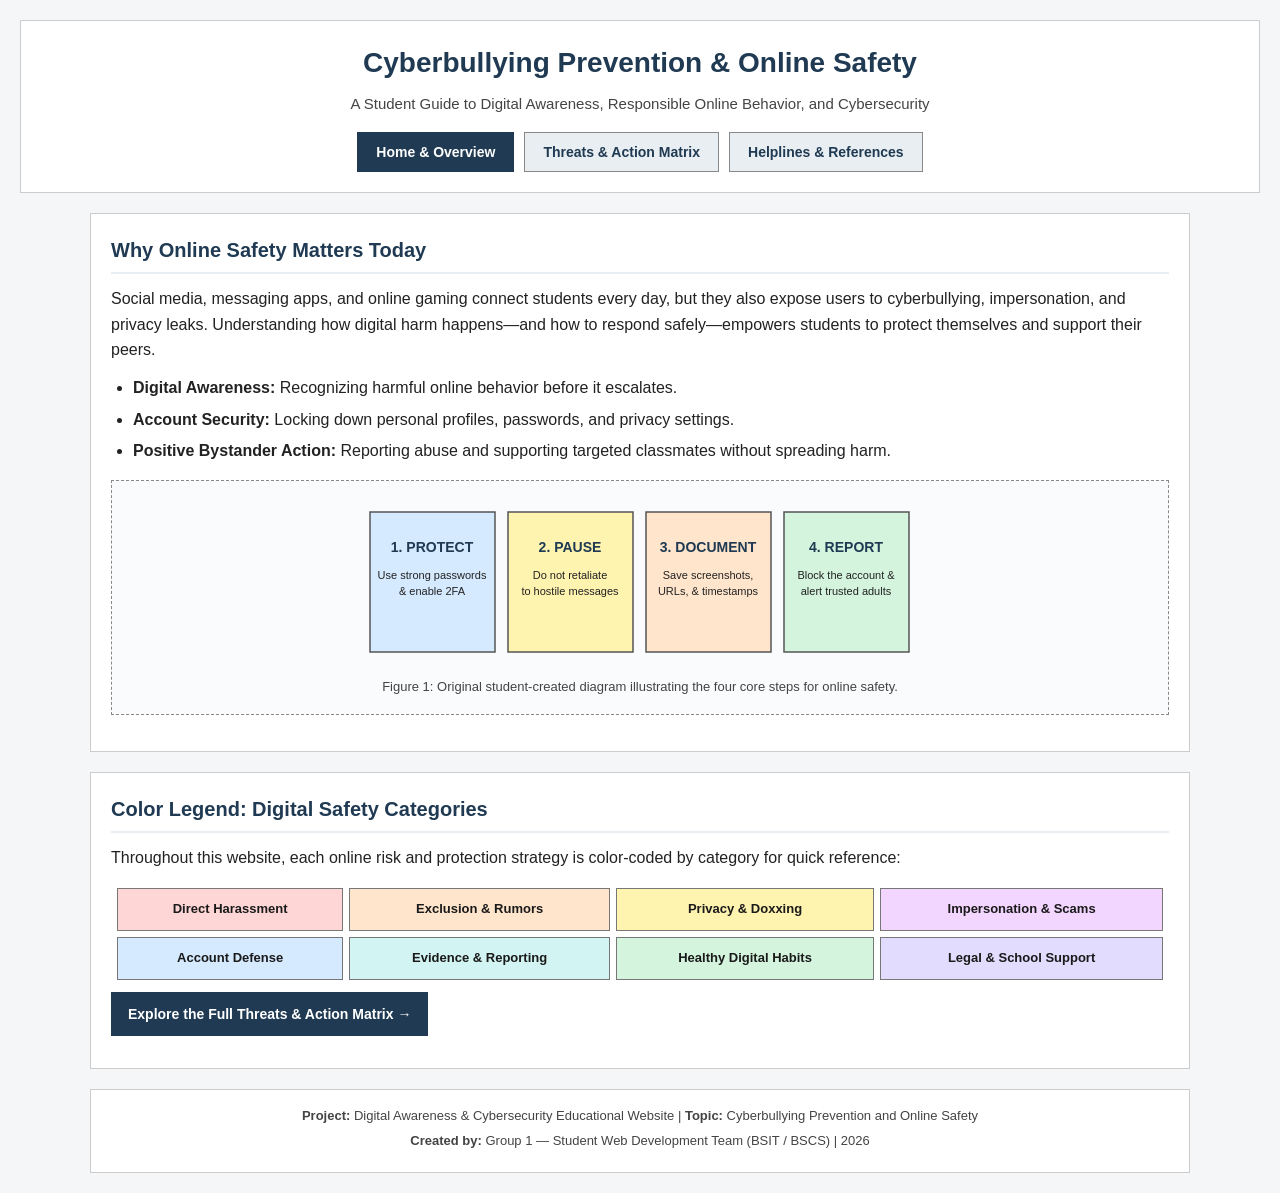
<file: index.html>
<!DOCTYPE html>
<html lang="en">
<head>
  <meta charset="UTF-8">
  <meta name="viewport" content="width=device-width, initial-scale=1.0">
  <title>SafeNet PH | Cyberbullying Prevention &amp; Online Safety</title>
  <link rel="stylesheet" href="style.css">
</head>
<body>

  <header>
    <h1>Cyberbullying Prevention &amp; Online Safety</h1>
    <p class="subtitle">A Student Guide to Digital Awareness, Responsible Online Behavior, and Cybersecurity</p>
    <nav aria-label="Primary Navigation">
      <ul>
        <li><a href="index.html" class="active">Home &amp; Overview</a></li>
        <li><a href="content.html">Threats &amp; Action Matrix</a></li>
        <li><a href="resources.html">Helplines &amp; References</a></li>
      </ul>
    </nav>
  </header>

  <main>
    <section>
      <h2>Why Online Safety Matters Today</h2>
      <p>
        Social media, messaging apps, and online gaming connect students every day, but they also expose users to cyberbullying, impersonation, and privacy leaks. Understanding how digital harm happens—and how to respond safely—empowers students to protect themselves and support their peers.
      </p>
      <ul class="content-list">
        <li><strong>Digital Awareness:</strong> Recognizing harmful online behavior before it escalates.</li>
        <li><strong>Account Security:</strong> Locking down personal profiles, passwords, and privacy settings.</li>
        <li><strong>Positive Bystander Action:</strong> Reporting abuse and supporting targeted classmates without spreading harm.</li>
      </ul>

      <figure>
        <svg width="560" height="170" viewBox="0 0 560 170" role="img" aria-labelledby="shield-diagram-title">
          <title id="shield-diagram-title">Four Pillars of Online Safety: Protect, Pause, Document, Report</title>
          <rect x="10" y="15" width="125" height="140" fill="#d6eaff" stroke="#555555" stroke-width="1.5"/>
          <text x="72" y="55" font-family="Arial, sans-serif" font-size="14" font-weight="bold" text-anchor="middle" fill="#1f3a52">1. PROTECT</text>
          <text x="72" y="82" font-family="Arial, sans-serif" font-size="11" text-anchor="middle" fill="#222222">Use strong passwords</text>
          <text x="72" y="98" font-family="Arial, sans-serif" font-size="11" text-anchor="middle" fill="#222222">&amp; enable 2FA</text>

          <rect x="148" y="15" width="125" height="140" fill="#fff3b0" stroke="#555555" stroke-width="1.5"/>
          <text x="210" y="55" font-family="Arial, sans-serif" font-size="14" font-weight="bold" text-anchor="middle" fill="#1f3a52">2. PAUSE</text>
          <text x="210" y="82" font-family="Arial, sans-serif" font-size="11" text-anchor="middle" fill="#222222">Do not retaliate</text>
          <text x="210" y="98" font-family="Arial, sans-serif" font-size="11" text-anchor="middle" fill="#222222">to hostile messages</text>

          <rect x="286" y="15" width="125" height="140" fill="#ffe5cc" stroke="#555555" stroke-width="1.5"/>
          <text x="348" y="55" font-family="Arial, sans-serif" font-size="14" font-weight="bold" text-anchor="middle" fill="#1f3a52">3. DOCUMENT</text>
          <text x="348" y="82" font-family="Arial, sans-serif" font-size="11" text-anchor="middle" fill="#222222">Save screenshots,</text>
          <text x="348" y="98" font-family="Arial, sans-serif" font-size="11" text-anchor="middle" fill="#222222">URLs, &amp; timestamps</text>

          <rect x="424" y="15" width="125" height="140" fill="#d4f4dd" stroke="#555555" stroke-width="1.5"/>
          <text x="486" y="55" font-family="Arial, sans-serif" font-size="14" font-weight="bold" text-anchor="middle" fill="#1f3a52">4. REPORT</text>
          <text x="486" y="82" font-family="Arial, sans-serif" font-size="11" text-anchor="middle" fill="#222222">Block the account &amp;</text>
          <text x="486" y="98" font-family="Arial, sans-serif" font-size="11" text-anchor="middle" fill="#222222">alert trusted adults</text>
        </svg>
        <figcaption>Figure 1: Original student-created diagram illustrating the four core steps for online safety.</figcaption>
      </figure>
    </section>

    <section>
      <h2>Color Legend: Digital Safety Categories</h2>
      <p>Throughout this website, each online risk and protection strategy is color-coded by category for quick reference:</p>
      <table class="legend-table">
        <tr>
          <td class="pastel-red">Direct Harassment</td>
          <td class="pastel-orange">Exclusion &amp; Rumors</td>
          <td class="pastel-yellow">Privacy &amp; Doxxing</td>
          <td class="pastel-purple">Impersonation &amp; Scams</td>
        </tr>
        <tr>
          <td class="pastel-blue">Account Defense</td>
          <td class="pastel-teal">Evidence &amp; Reporting</td>
          <td class="pastel-green">Healthy Digital Habits</td>
          <td class="pastel-indigo">Legal &amp; School Support</td>
        </tr>
      </table>
      <p>
        <a href="content.html" class="btn-link">Explore the Full Threats &amp; Action Matrix &rarr;</a>
      </p>
    </section>
  </main>

  <footer>
    <p><strong>Project:</strong> Digital Awareness &amp; Cybersecurity Educational Website | <strong>Topic:</strong> Cyberbullying Prevention and Online Safety</p>
    <p><strong>Created by:</strong> Group 1 — Student Web Development Team (BSIT / BSCS) | 2026</p>
  </footer>

</body>
</html>
</file>
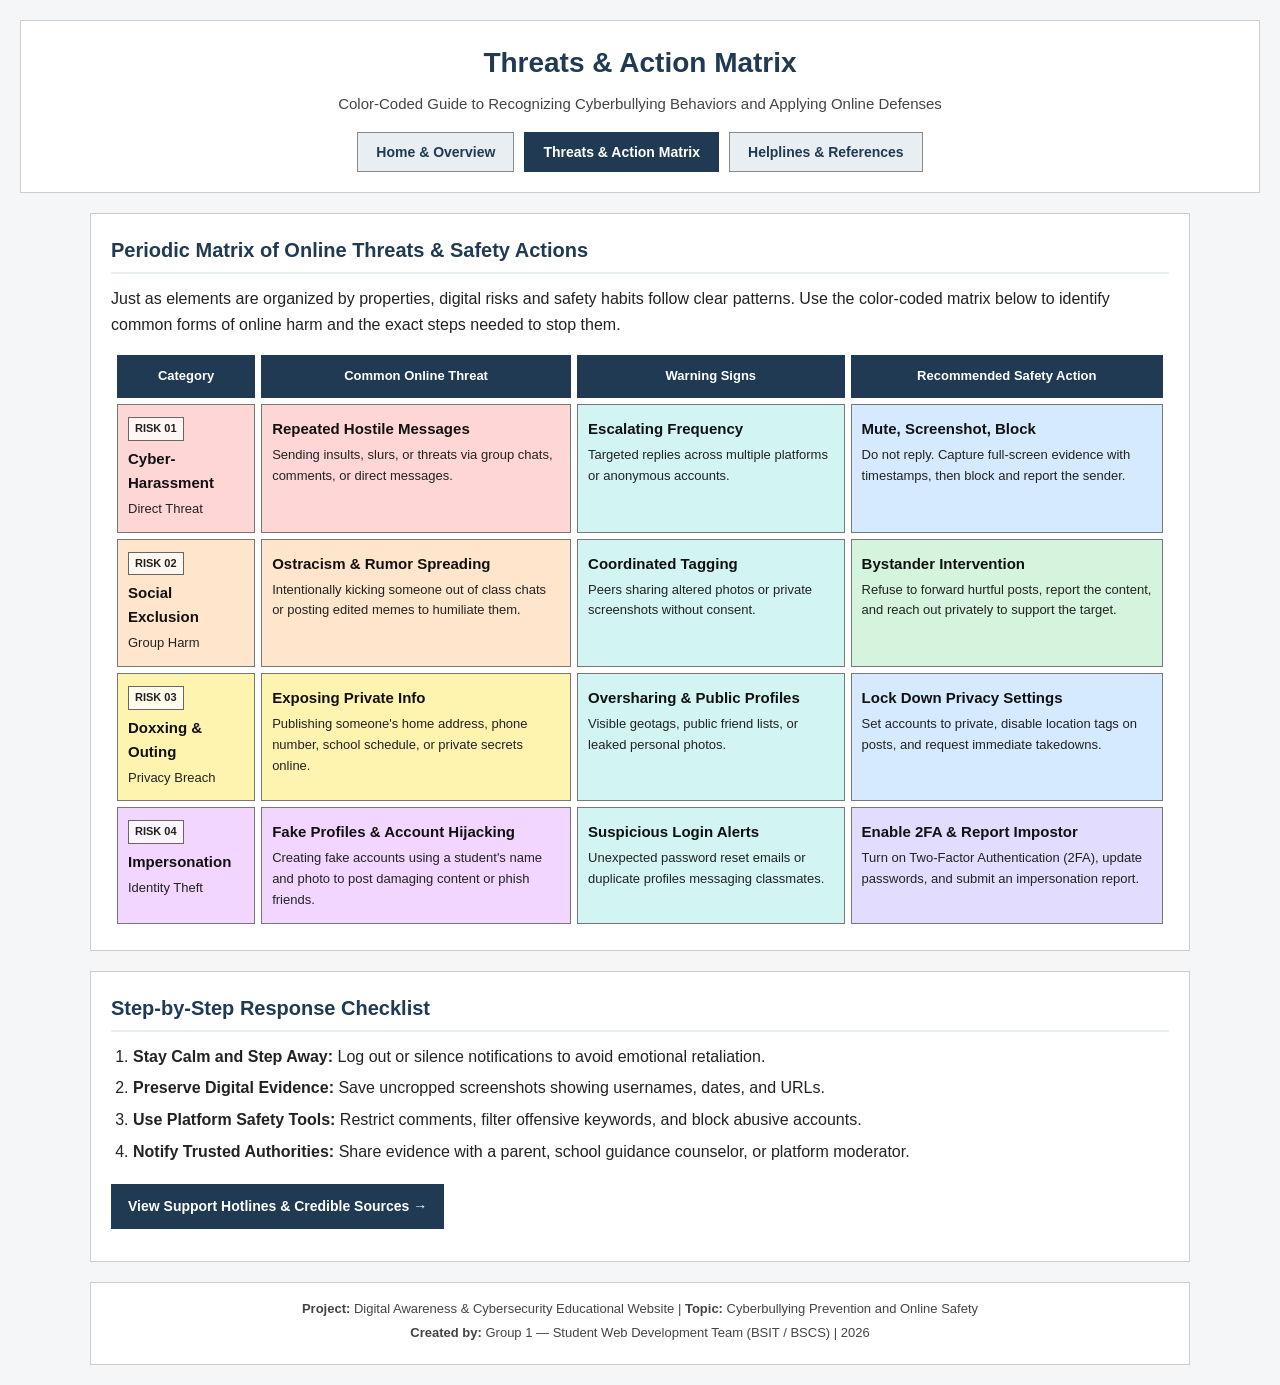
<file: content.html>
<!DOCTYPE html>
<html lang="en">
<head>
  <meta charset="UTF-8">
  <meta name="viewport" content="width=device-width, initial-scale=1.0">
  <title>Threats &amp; Action Matrix | Cyberbullying Prevention &amp; Online Safety</title>
  <link rel="stylesheet" href="style.css">
</head>
<body>

  <header>
    <h1>Threats &amp; Action Matrix</h1>
    <p class="subtitle">Color-Coded Guide to Recognizing Cyberbullying Behaviors and Applying Online Defenses</p>
    <nav aria-label="Primary Navigation">
      <ul>
        <li><a href="index.html">Home &amp; Overview</a></li>
        <li><a href="content.html" class="active">Threats &amp; Action Matrix</a></li>
        <li><a href="resources.html">Helplines &amp; References</a></li>
      </ul>
    </nav>
  </header>

  <main>
    <section>
      <h2>Periodic Matrix of Online Threats &amp; Safety Actions</h2>
      <p>
        Just as elements are organized by properties, digital risks and safety habits follow clear patterns. Use the color-coded matrix below to identify common forms of online harm and the exact steps needed to stop them.
      </p>

      <table class="matrix-table">
        <thead>
          <tr>
            <th>Category</th>
            <th>Common Online Threat</th>
            <th>Warning Signs</th>
            <th>Recommended Safety Action</th>
          </tr>
        </thead>
        <tbody>
          <tr>
            <td class="pastel-red">
              <span class="code-badge">Risk 01</span>
              <span class="cell-title">Cyber-Harassment</span>
              Direct Threat
            </td>
            <td class="pastel-red">
              <span class="cell-title">Repeated Hostile Messages</span>
              Sending insults, slurs, or threats via group chats, comments, or direct messages.
            </td>
            <td class="pastel-teal">
              <span class="cell-title">Escalating Frequency</span>
              Targeted replies across multiple platforms or anonymous accounts.
            </td>
            <td class="pastel-blue">
              <span class="cell-title">Mute, Screenshot, Block</span>
              Do not reply. Capture full-screen evidence with timestamps, then block and report the sender.
            </td>
          </tr>

          <tr>
            <td class="pastel-orange">
              <span class="code-badge">Risk 02</span>
              <span class="cell-title">Social Exclusion</span>
              Group Harm
            </td>
            <td class="pastel-orange">
              <span class="cell-title">Ostracism &amp; Rumor Spreading</span>
              Intentionally kicking someone out of class chats or posting edited memes to humiliate them.
            </td>
            <td class="pastel-teal">
              <span class="cell-title">Coordinated Tagging</span>
              Peers sharing altered photos or private screenshots without consent.
            </td>
            <td class="pastel-green">
              <span class="cell-title">Bystander Intervention</span>
              Refuse to forward hurtful posts, report the content, and reach out privately to support the target.
            </td>
          </tr>

          <tr>
            <td class="pastel-yellow">
              <span class="code-badge">Risk 03</span>
              <span class="cell-title">Doxxing &amp; Outing</span>
              Privacy Breach
            </td>
            <td class="pastel-yellow">
              <span class="cell-title">Exposing Private Info</span>
              Publishing someone's home address, phone number, school schedule, or private secrets online.
            </td>
            <td class="pastel-teal">
              <span class="cell-title">Oversharing &amp; Public Profiles</span>
              Visible geotags, public friend lists, or leaked personal photos.
            </td>
            <td class="pastel-blue">
              <span class="cell-title">Lock Down Privacy Settings</span>
              Set accounts to private, disable location tags on posts, and request immediate takedowns.
            </td>
          </tr>

          <tr>
            <td class="pastel-purple">
              <span class="code-badge">Risk 04</span>
              <span class="cell-title">Impersonation</span>
              Identity Theft
            </td>
            <td class="pastel-purple">
              <span class="cell-title">Fake Profiles &amp; Account Hijacking</span>
              Creating fake accounts using a student's name and photo to post damaging content or phish friends.
            </td>
            <td class="pastel-teal">
              <span class="cell-title">Suspicious Login Alerts</span>
              Unexpected password reset emails or duplicate profiles messaging classmates.
            </td>
            <td class="pastel-indigo">
              <span class="cell-title">Enable 2FA &amp; Report Impostor</span>
              Turn on Two-Factor Authentication (2FA), update passwords, and submit an impersonation report.
            </td>
          </tr>
        </tbody>
      </table>
    </section>

    <section>
      <h2>Step-by-Step Response Checklist</h2>
      <ol class="content-list">
        <li><strong>Stay Calm and Step Away:</strong> Log out or silence notifications to avoid emotional retaliation.</li>
        <li><strong>Preserve Digital Evidence:</strong> Save uncropped screenshots showing usernames, dates, and URLs.</li>
        <li><strong>Use Platform Safety Tools:</strong> Restrict comments, filter offensive keywords, and block abusive accounts.</li>
        <li><strong>Notify Trusted Authorities:</strong> Share evidence with a parent, school guidance counselor, or platform moderator.</li>
      </ol>
      <p>
        <a href="resources.html" class="btn-link">View Support Hotlines &amp; Credible Sources &rarr;</a>
      </p>
    </section>
  </main>

  <footer>
    <p><strong>Project:</strong> Digital Awareness &amp; Cybersecurity Educational Website | <strong>Topic:</strong> Cyberbullying Prevention and Online Safety</p>
    <p><strong>Created by:</strong> Group 1 — Student Web Development Team (BSIT / BSCS) | 2026</p>
  </footer>

</body>
</html>
</file>
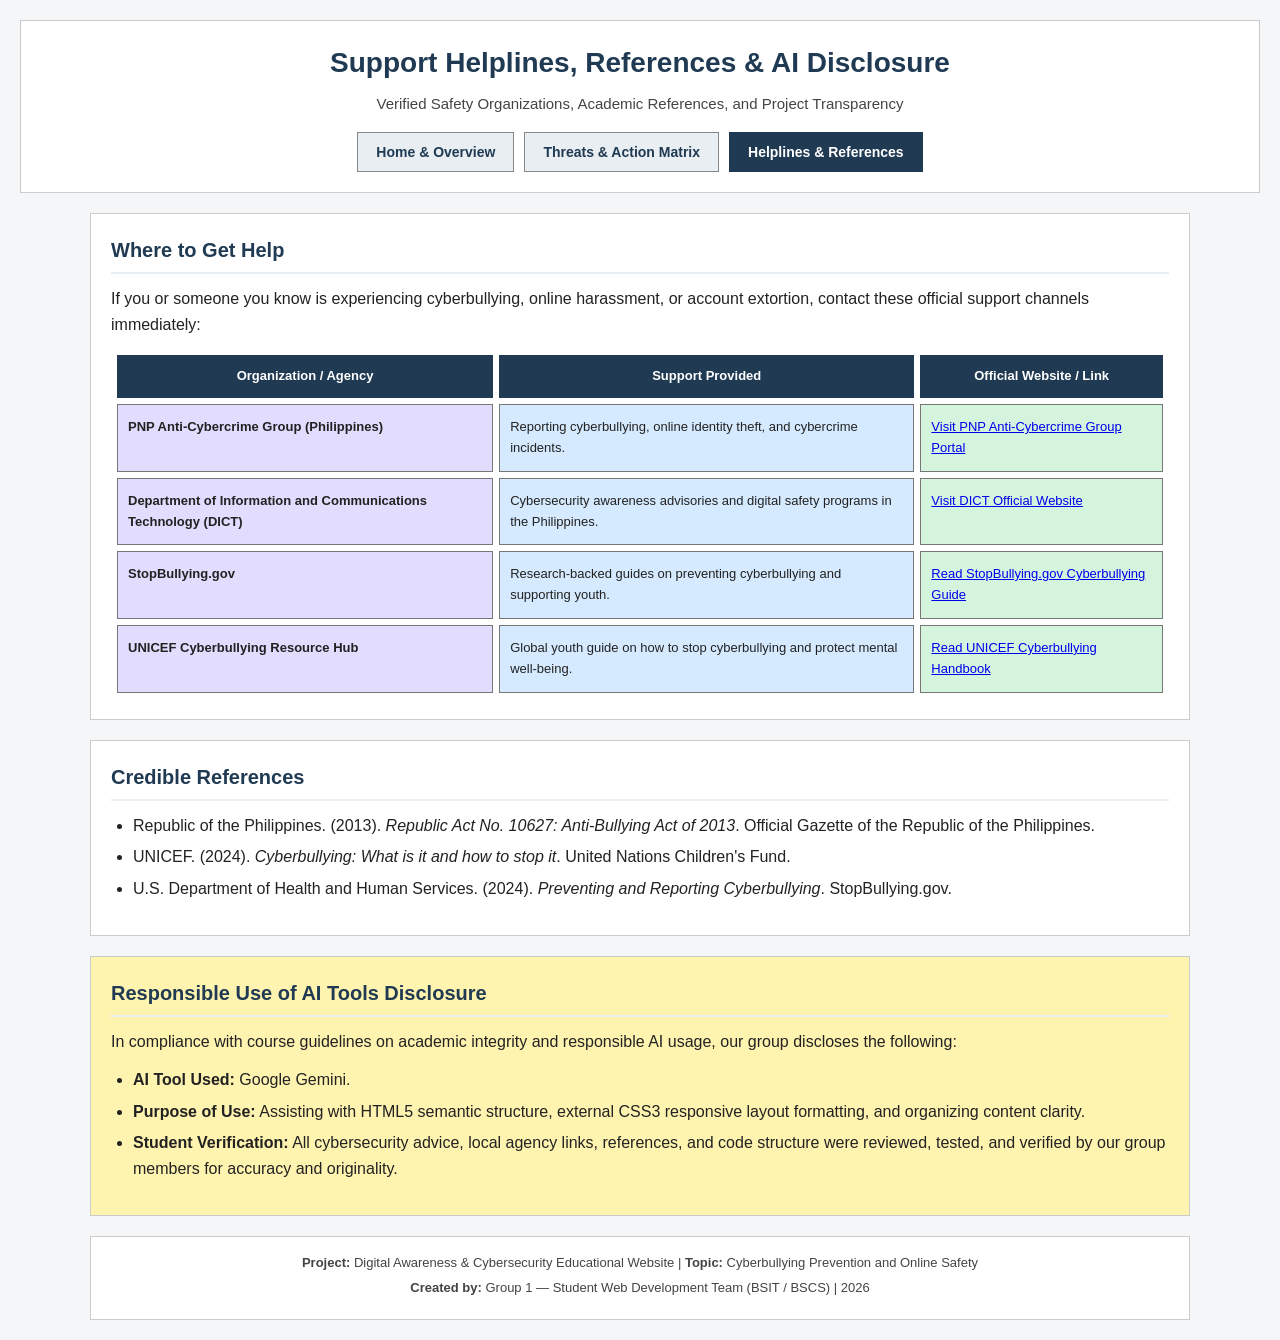
<file: resources.html>
<!DOCTYPE html>
<html lang="en">
<head>
  <meta charset="UTF-8">
  <meta name="viewport" content="width=device-width, initial-scale=1.0">
  <title>Helplines &amp; References | Cyberbullying Prevention &amp; Online Safety</title>
  <link rel="stylesheet" href="style.css">
</head>
<body>

  <header>
    <h1>Support Helplines, References &amp; AI Disclosure</h1>
    <p class="subtitle">Verified Safety Organizations, Academic References, and Project Transparency</p>
    <nav aria-label="Primary Navigation">
      <ul>
        <li><a href="index.html">Home &amp; Overview</a></li>
        <li><a href="content.html">Threats &amp; Action Matrix</a></li>
        <li><a href="resources.html" class="active">Helplines &amp; References</a></li>
      </ul>
    </nav>
  </header>

  <main>
    <section>
      <h2>Where to Get Help</h2>
      <p>If you or someone you know is experiencing cyberbullying, online harassment, or account extortion, contact these official support channels immediately:</p>
      <table class="matrix-table">
        <thead>
          <tr>
            <th>Organization / Agency</th>
            <th>Support Provided</th>
            <th>Official Website / Link</th>
          </tr>
        </thead>
        <tbody>
          <tr>
            <td class="pastel-indigo"><strong>PNP Anti-Cybercrime Group (Philippines)</strong></td>
            <td class="pastel-blue">Reporting cyberbullying, online identity theft, and cybercrime incidents.</td>
            <td class="pastel-green"><a href="https://acg.pnp.gov.ph/" target="_blank" rel="noopener noreferrer">Visit PNP Anti-Cybercrime Group Portal</a></td>
          </tr>
          <tr>
            <td class="pastel-indigo"><strong>Department of Information and Communications Technology (DICT)</strong></td>
            <td class="pastel-blue">Cybersecurity awareness advisories and digital safety programs in the Philippines.</td>
            <td class="pastel-green"><a href="https://dict.gov.ph/" target="_blank" rel="noopener noreferrer">Visit DICT Official Website</a></td>
          </tr>
          <tr>
            <td class="pastel-indigo"><strong>StopBullying.gov</strong></td>
            <td class="pastel-blue">Research-backed guides on preventing cyberbullying and supporting youth.</td>
            <td class="pastel-green"><a href="https://www.stopbullying.gov/cyberbullying/what-is-it" target="_blank" rel="noopener noreferrer">Read StopBullying.gov Cyberbullying Guide</a></td>
          </tr>
          <tr>
            <td class="pastel-indigo"><strong>UNICEF Cyberbullying Resource Hub</strong></td>
            <td class="pastel-blue">Global youth guide on how to stop cyberbullying and protect mental well-being.</td>
            <td class="pastel-green"><a href="https://www.unicef.org/end-violence/how-to-stop-cyberbullying" target="_blank" rel="noopener noreferrer">Read UNICEF Cyberbullying Handbook</a></td>
          </tr>
        </tbody>
      </table>
    </section>

    <section>
      <h2>Credible References</h2>
      <ul class="content-list">
        <li>Republic of the Philippines. (2013). <em>Republic Act No. 10627: Anti-Bullying Act of 2013</em>. Official Gazette of the Republic of the Philippines.</li>
        <li>UNICEF. (2024). <em>Cyberbullying: What is it and how to stop it</em>. United Nations Children's Fund.</li>
        <li>U.S. Department of Health and Human Services. (2024). <em>Preventing and Reporting Cyberbullying</em>. StopBullying.gov.</li>
      </ul>
    </section>

    <section class="pastel-yellow">
      <h2>Responsible Use of AI Tools Disclosure</h2>
      <p>
        In compliance with course guidelines on academic integrity and responsible AI usage, our group discloses the following:
      </p>
      <ul class="content-list">
        <li><strong>AI Tool Used:</strong> Google Gemini.</li>
        <li><strong>Purpose of Use:</strong> Assisting with HTML5 semantic structure, external CSS3 responsive layout formatting, and organizing content clarity.</li>
        <li><strong>Student Verification:</strong> All cybersecurity advice, local agency links, references, and code structure were reviewed, tested, and verified by our group members for accuracy and originality.</li>
      </ul>
    </section>
  </main>

  <footer>
    <p><strong>Project:</strong> Digital Awareness &amp; Cybersecurity Educational Website | <strong>Topic:</strong> Cyberbullying Prevention and Online Safety</p>
    <p><strong>Created by:</strong> Group 1 — Student Web Development Team (BSIT / BSCS) | 2026</p>
  </footer>

</body>
</html>
</file>
<file: style.css>
/* Global Reset & Base Styles */
* {
  box-sizing: border-box;
  margin: 0;
  padding: 0;
}

body {
  font-family: Arial, sans-serif;
  background-color: #f4f6f8;
  color: #222222;
  line-height: 1.6;
  padding: 20px;
}

/* Header & Navigation */
header {
  background-color: #ffffff;
  border: 1px solid #cccccc;
  padding: 20px;
  margin-bottom: 20px;
  text-align: center;
}

header h1 {
  color: #1f3a52;
  font-size: 28px;
  margin-bottom: 6px;
}

.subtitle {
  color: #444444;
  font-size: 15px;
  margin-bottom: 16px;
}

nav ul {
  list-style: none;
  display: flex;
  justify-content: center;
  flex-wrap: wrap;
  gap: 10px;
}

nav a {
  display: inline-block;
  text-decoration: none;
  color: #1f3a52;
  background-color: #e9eef2;
  border: 1px solid #888888;
  padding: 8px 18px;
  font-weight: bold;
  font-size: 14px;
}

nav a:hover,
nav a.active {
  background-color: #1f3a52;
  color: #ffffff;
  border-color: #1f3a52;
}

/* Main Content Layout */
main {
  max-width: 1100px;
  margin: 0 auto;
}

section {
  background-color: #ffffff;
  border: 1px solid #cccccc;
  padding: 20px;
  margin-bottom: 20px;
}

h2 {
  font-size: 20px;
  color: #1f3a52;
  margin-bottom: 12px;
  border-bottom: 2px solid #e9eef2;
  padding-bottom: 6px;
}

h3 {
  font-size: 16px;
  color: #1f3a52;
  margin-bottom: 8px;
}

p {
  margin-bottom: 12px;
}

ul.content-list,
ol.content-list {
  margin-left: 22px;
  margin-bottom: 14px;
}

ul.content-list li,
ol.content-list li {
  margin-bottom: 6px;
}

/* Color-Coded Legend & Matrix Table (Inspired by Periodic Table Style) */
.table-wrapper {
  width: 100%;
  overflow-x: auto;
  margin-top: 10px;
}

.legend-table,
.matrix-table {
  width: 100%;
  border-collapse: separate;
  border-spacing: 6px;
}

.legend-table td {
  border: 1px solid #777777;
  padding: 10px 8px;
  font-size: 13px;
  text-align: center;
  font-weight: bold;
  color: #1a1a1a;
}

.matrix-table th {
  background-color: #1f3a52;
  color: #ffffff;
  font-size: 13px;
  padding: 10px 8px;
  text-align: center;
  border: 1px solid #1f3a52;
}

.matrix-table td {
  border: 1px solid #777777;
  padding: 12px 10px;
  vertical-align: top;
  font-size: 13px;
}

.code-badge {
  display: inline-block;
  font-size: 11px;
  font-weight: bold;
  text-transform: uppercase;
  padding: 2px 6px;
  border: 1px solid #666666;
  background-color: rgba(255, 255, 255, 0.75);
  margin-bottom: 6px;
}

.cell-title {
  display: block;
  font-size: 15px;
  font-weight: bold;
  margin-bottom: 4px;
  color: #111111;
}

/* Signature Pastel Color-Coding Classes */
.pastel-red { background-color: #ffd6d6; }
.pastel-orange { background-color: #ffe5cc; }
.pastel-blue { background-color: #d6eaff; }
.pastel-green { background-color: #d4f4dd; }
.pastel-teal { background-color: #d2f4f2; }
.pastel-yellow { background-color: #fff3b0; }
.pastel-purple { background-color: #f3d6ff; }
.pastel-indigo { background-color: #e2dcff; }

/* Figure & Illustration Box */
figure {
  background-color: #f9fbfc;
  border: 1px dashed #888888;
  padding: 16px;
  margin: 16px 0;
  text-align: center;
}

figure svg {
  max-width: 100%;
  height: auto;
  display: block;
  margin: 0 auto 10px auto;
}

figcaption {
  font-size: 13px;
  color: #444444;
}

/* Call-to-Action Link Button */
.btn-link {
  display: inline-block;
  background-color: #1f3a52;
  color: #ffffff;
  text-decoration: none;
  padding: 10px 16px;
  font-weight: bold;
  font-size: 14px;
  border: 1px solid #1f3a52;
  margin-top: 6px;
}

.btn-link:hover {
  background-color: #2c5273;
}

/* Footer */
footer {
  max-width: 1100px;
  margin: 0 auto;
  background-color: #ffffff;
  border: 1px solid #cccccc;
  text-align: center;
  font-size: 13px;
  color: #444444;
  padding: 16px;
}

footer p {
  margin-bottom: 4px;
}

/* Responsive Adjustments */
@media (max-width: 768px) {
  body {
    padding: 12px;
  }

  header h1 {
    font-size: 22px;
  }

  nav ul {
    flex-direction: column;
    align-items: stretch;
  }

  nav a {
    text-align: center;
  }

  .legend-table,
  .legend-table tbody,
  .legend-table tr,
  .legend-table td {
    display: block;
    width: 100%;
  }

  .legend-table td {
    margin-bottom: 6px;
  }
}
</file>
